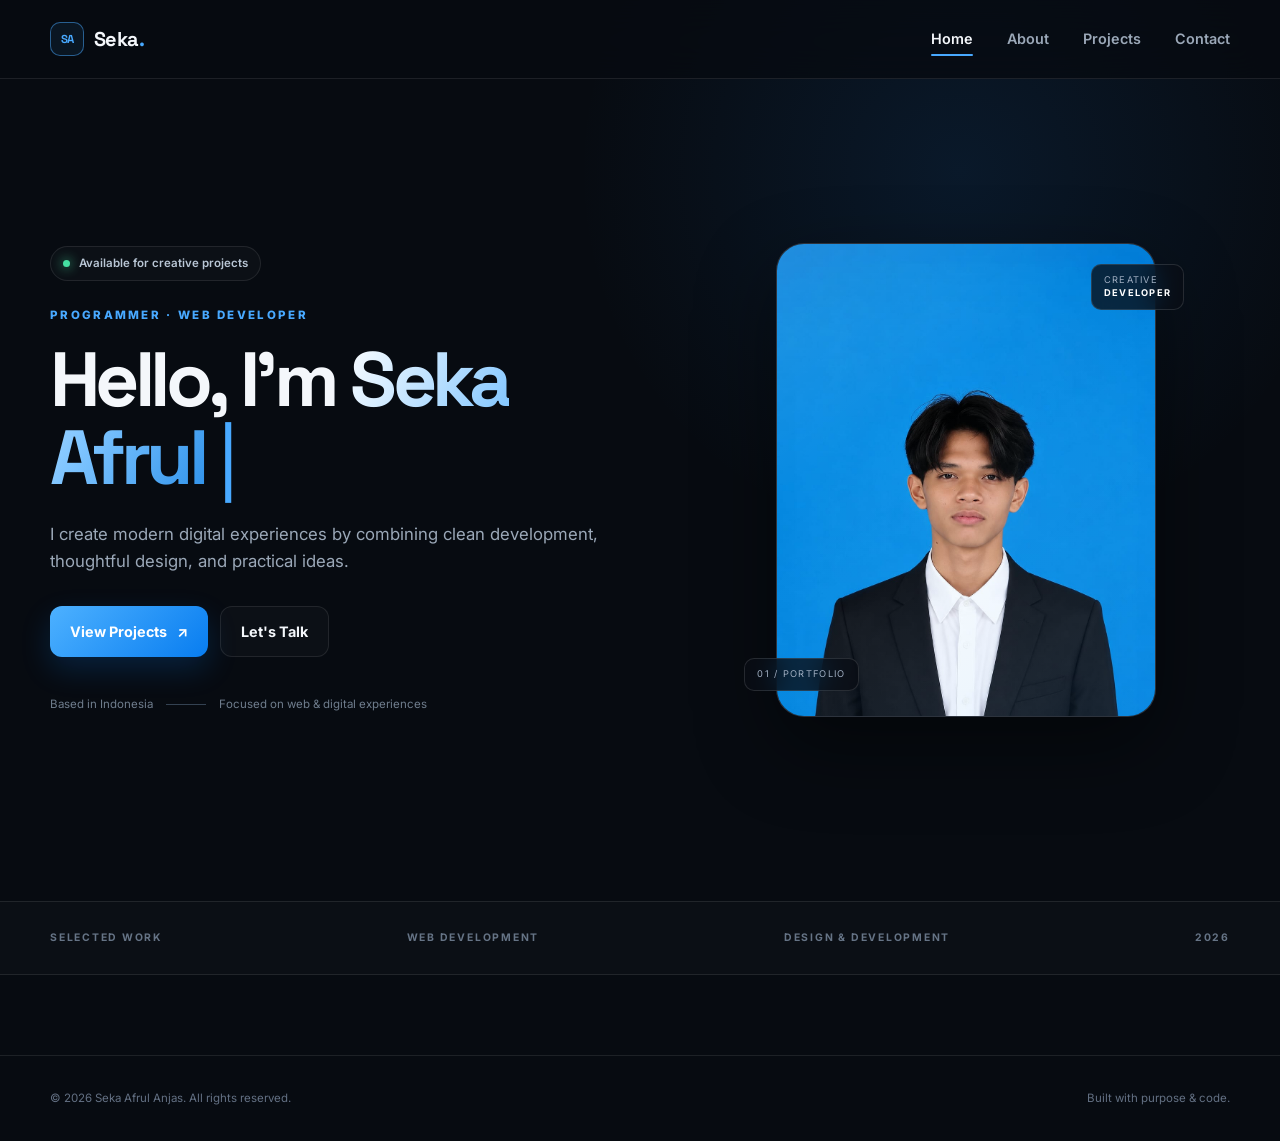
<file: index.html>
<!doctype html>
<html lang="en">
<head>
  <meta charset="UTF-8" />
  <meta name="viewport" content="width=device-width, initial-scale=1.0" />
  <meta name="description" content="Portfolio Seka Afrul Anjas — programmer and web developer." />
  <title>Seka Afrul Anjas — Portfolio</title>
  <link rel="preconnect" href="https://fonts.googleapis.com">
  <link rel="preconnect" href="https://fonts.gstatic.com" crossorigin>
  <link href="https://fonts.googleapis.com/css2?family=Inter:wght@400;500;600;700;800&family=Space+Grotesk:wght@500;600;700&display=swap" rel="stylesheet">
  <link rel="stylesheet" href="styles.css" />
</head>
<body>
  <div class="ambient ambient-one"></div>
  <div class="ambient ambient-two"></div>

  <header class="site-header">
    <nav class="nav container" aria-label="Main navigation">
      <a class="logo" href="index.html"><span>SA</span><strong>Seka<span>.</span></strong></a>
      <button class="menu-toggle" aria-label="Open navigation" aria-expanded="false"><span></span><span></span><span></span></button>
      <ul class="nav-links">
        <li><a href="index.html" class="active">Home</a></li>
        <li><a href="about.html">About</a></li>
        <li><a href="projects.html">Projects</a></li>
        <li><a href="contact.html">Contact</a></li>
      </ul>
    </nav>
  </header>

  <main>
    <section id="hero" class="hero container">
      <div class="hero-copy">
        <div class="eyebrow"><span class="status-dot"></span> Available for creative projects</div>
        <p class="kicker">PROGRAMMER · WEB DEVELOPER</p>
        <h1>Hello, I'm <span class="gradient-text"><span class="typing-text"></span></span><span class="cursor">|</span></h1>
        <p class="hero-description">I create modern digital experiences by combining clean development, thoughtful design, and practical ideas.</p>
        <div class="hero-actions">
          <a href="projects.html" class="btn btn-primary">View Projects <span>↗</span></a>
          <a href="contact.html" class="btn btn-ghost">Let's Talk</a>
        </div>
        <div class="hero-meta">
          <span>Based in Indonesia</span><span class="meta-line"></span><span>Focused on web & digital experiences</span>
        </div>
      </div>
      <div class="hero-visual">
        <div class="portrait-card">
          <div class="portrait-glow"></div>
          <div class="portrait-frame">
            <img src="Foto1.jpeg" alt="Portrait of Seka Afrul Anjas" class="profile-img" />
          </div>
          <div class="floating-tag tag-top">CREATIVE<br><b>DEVELOPER</b></div>
          <div class="floating-tag tag-bottom">01 / PORTFOLIO</div>
        </div>
      </div>
    </section>

    <section class="intro-strip">
      <div class="container strip-inner">
        <span>SELECTED WORK</span><span>WEB DEVELOPMENT</span><span>DESIGN & DEVELOPMENT</span><span>2026</span>
      </div>
    </section>
  </main>

  <footer class="footer"><div class="container footer-inner"><p>© 2026 Seka Afrul Anjas. All rights reserved.</p><span>Built with purpose & code.</span></div></footer>
  <script src="script.js"></script>
</body>
</html>
</file>
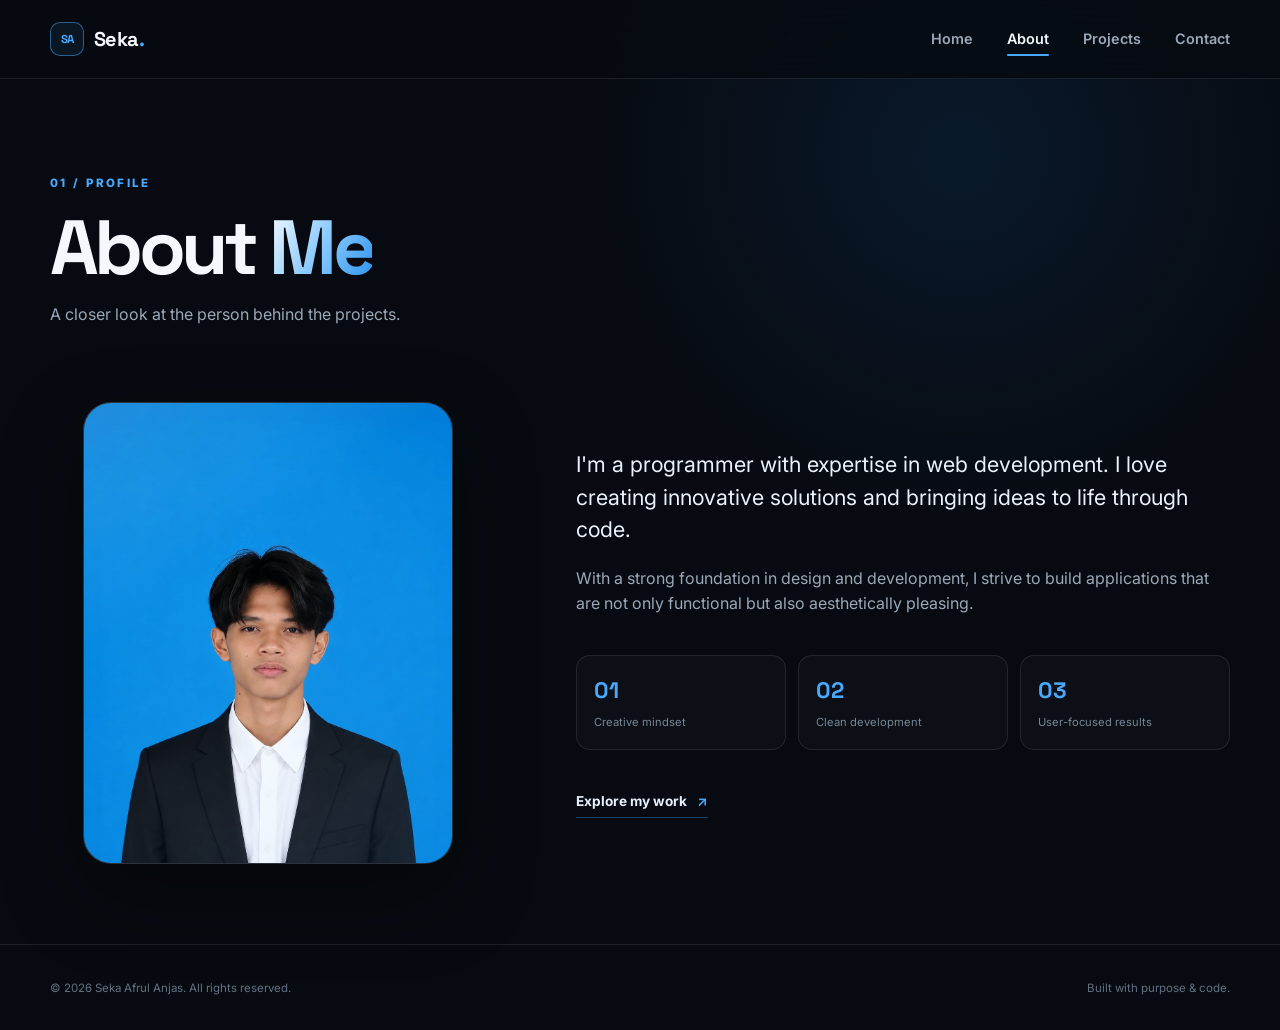
<file: about.html>
<!doctype html>
<html lang="en">
<head>
  <meta charset="UTF-8" />
  <meta name="viewport" content="width=device-width, initial-scale=1.0" />
  <meta name="description" content="About Seka Afrul Anjas." />
  <title>About — Seka Afrul Anjas</title>
  <link rel="preconnect" href="https://fonts.googleapis.com">
  <link rel="preconnect" href="https://fonts.gstatic.com" crossorigin>
  <link href="https://fonts.googleapis.com/css2?family=Inter:wght@400;500;600;700;800&family=Space+Grotesk:wght@500;600;700&display=swap" rel="stylesheet">
  <link rel="stylesheet" href="styles.css" />
</head>
<body>
  <div class="ambient ambient-one"></div><div class="ambient ambient-two"></div>
  <header class="site-header"><nav class="nav container" aria-label="Main navigation">
    <a class="logo" href="index.html"><span>SA</span><strong>Seka<span>.</span></strong></a>
    <button class="menu-toggle" aria-label="Open navigation" aria-expanded="false"><span></span><span></span><span></span></button>
    <ul class="nav-links"><li><a href="index.html">Home</a></li><li><a href="about.html" class="active">About</a></li><li><a href="projects.html">Projects</a></li><li><a href="contact.html">Contact</a></li></ul>
  </nav></header>

  <main class="page-main container">
    <section class="page-heading reveal"><p class="kicker">01 / PROFILE</p><h1>About <span class="gradient-text">Me</span></h1><p>A closer look at the person behind the projects.</p></section>
    <section class="about-layout">
      <div class="about-visual reveal"><div class="portrait-frame portrait-small"><img src="Foto1.jpeg" alt="Portrait of Seka Afrul Anjas" class="about-img" /></div></div>
      <div class="about-copy reveal">
        <p class="lead">I'm a programmer with expertise in web development. I love creating innovative solutions and bringing ideas to life through code.</p>
        <p>With a strong foundation in design and development, I strive to build applications that are not only functional but also aesthetically pleasing.</p>
        <div class="about-stats"><div><strong>01</strong><span>Creative mindset</span></div><div><strong>02</strong><span>Clean development</span></div><div><strong>03</strong><span>User-focused results</span></div></div>
        <a href="projects.html" class="text-link">Explore my work <span>↗</span></a>
      </div>
    </section>
  </main>
  <footer class="footer"><div class="container footer-inner"><p>© 2026 Seka Afrul Anjas. All rights reserved.</p><span>Built with purpose & code.</span></div></footer>
  <script src="script.js"></script>
</body>
</html>
</file>
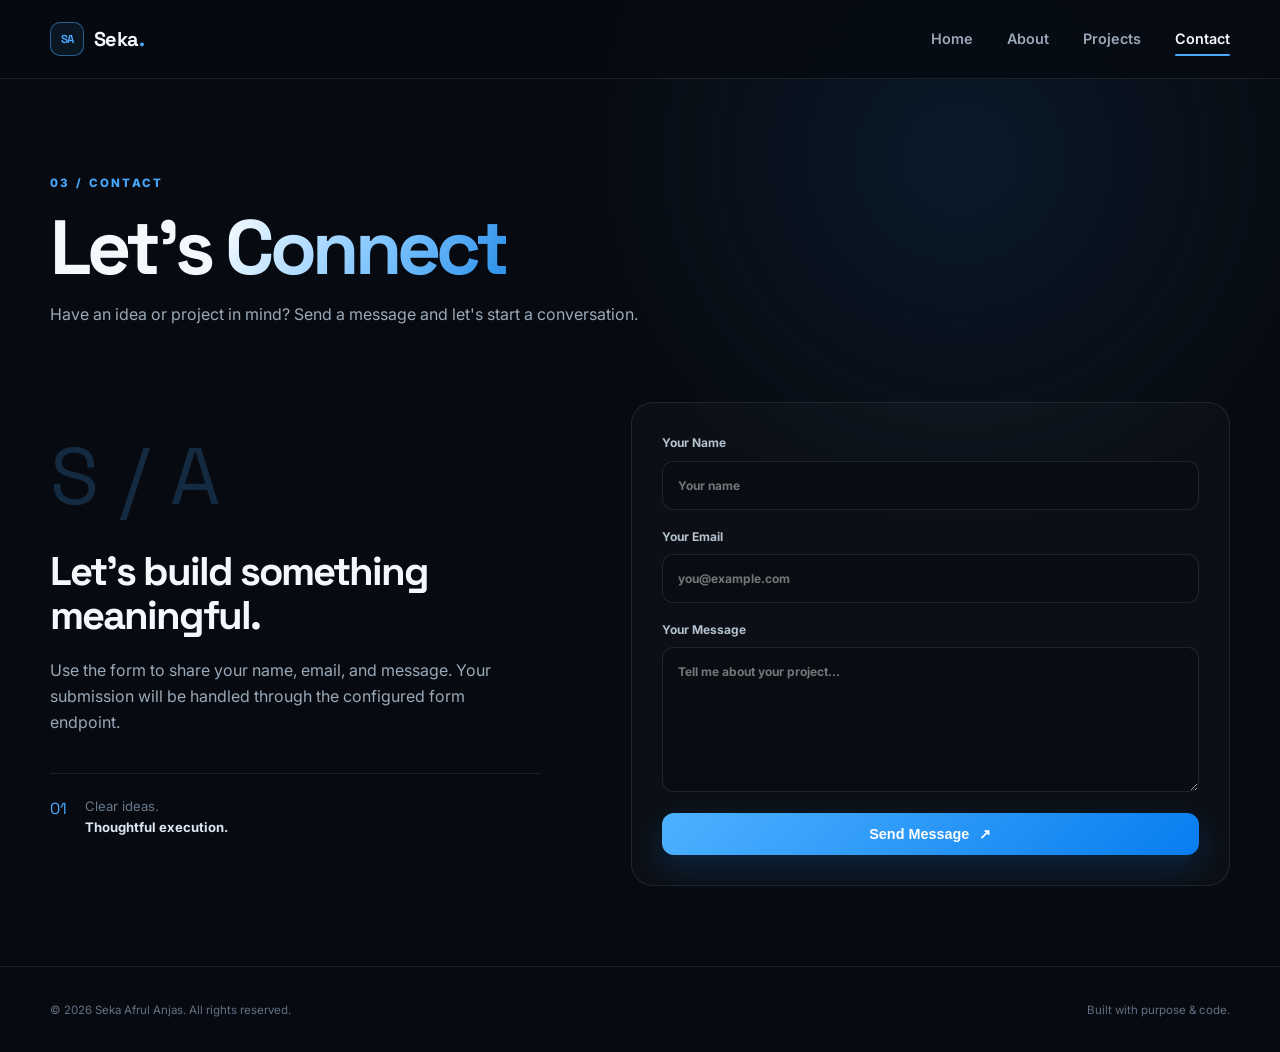
<file: contact.html>
<!doctype html>
<html lang="en">
<head><meta charset="UTF-8" /><meta name="viewport" content="width=device-width, initial-scale=1.0" /><meta name="description" content="Contact Seka Afrul Anjas." /><title>Contact — Seka Afrul Anjas</title>
<link rel="preconnect" href="https://fonts.googleapis.com"><link rel="preconnect" href="https://fonts.gstatic.com" crossorigin><link href="https://fonts.googleapis.com/css2?family=Inter:wght@400;500;600;700;800&family=Space+Grotesk:wght@500;600;700&display=swap" rel="stylesheet"><link rel="stylesheet" href="styles.css" /></head>
<body><div class="ambient ambient-one"></div><div class="ambient ambient-two"></div>
<header class="site-header"><nav class="nav container" aria-label="Main navigation"><a class="logo" href="index.html"><span>SA</span><strong>Seka<span>.</span></strong></a><button class="menu-toggle" aria-label="Open navigation" aria-expanded="false"><span></span><span></span><span></span></button><ul class="nav-links"><li><a href="index.html">Home</a></li><li><a href="about.html">About</a></li><li><a href="projects.html">Projects</a></li><li><a href="contact.html" class="active">Contact</a></li></ul></nav></header>
<main class="page-main container"><section class="page-heading reveal"><p class="kicker">03 / CONTACT</p><h1>Let's <span class="gradient-text">Connect</span></h1><p>Have an idea or project in mind? Send a message and let's start a conversation.</p></section>
<section class="contact-layout"><div class="contact-copy reveal"><span class="contact-index">S / A</span><h2>Let's build something meaningful.</h2><p>Use the form to share your name, email, and message. Your submission will be handled through the configured form endpoint.</p><div class="contact-note"><span>01</span><p>Clear ideas.<br><strong>Thoughtful execution.</strong></p></div></div>
<form class="contact-form reveal"><label>Your Name<input type="text" name="name" placeholder="Your name" autocomplete="name" required /></label><label>Your Email<input type="email" name="email" placeholder="you@example.com" autocomplete="email" required /></label><label>Your Message<textarea name="message" placeholder="Tell me about your project..." rows="6" required></textarea></label><button type="submit" class="btn btn-primary">Send Message <span>↗</span></button></form></section></main>
<footer class="footer"><div class="container footer-inner"><p>© 2026 Seka Afrul Anjas. All rights reserved.</p><span>Built with purpose & code.</span></div></footer><script src="script.js"></script></body></html>
</file>
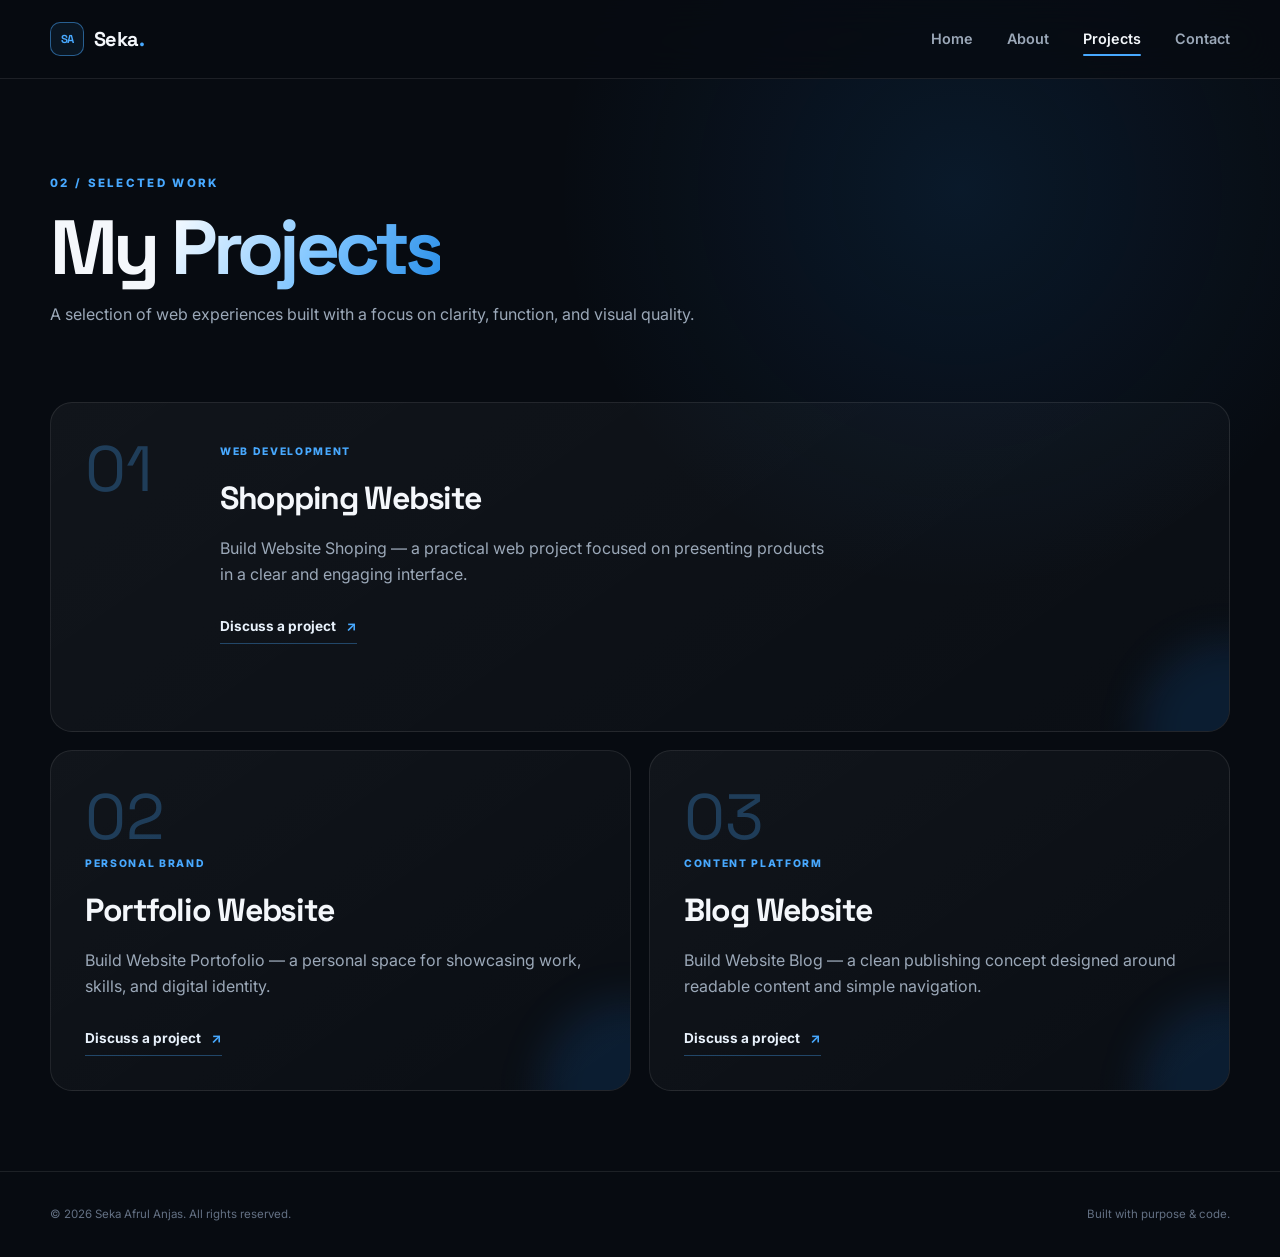
<file: projects.html>
<!doctype html>
<html lang="en">
<head>
  <meta charset="UTF-8" /><meta name="viewport" content="width=device-width, initial-scale=1.0" />
  <meta name="description" content="Selected projects by Seka Afrul Anjas." />
  <title>Projects — Seka Afrul Anjas</title>
  <link rel="preconnect" href="https://fonts.googleapis.com"><link rel="preconnect" href="https://fonts.gstatic.com" crossorigin>
  <link href="https://fonts.googleapis.com/css2?family=Inter:wght@400;500;600;700;800&family=Space+Grotesk:wght@500;600;700&display=swap" rel="stylesheet"><link rel="stylesheet" href="styles.css" />
</head>
<body><div class="ambient ambient-one"></div><div class="ambient ambient-two"></div>
<header class="site-header"><nav class="nav container" aria-label="Main navigation"><a class="logo" href="index.html"><span>SA</span><strong>Seka<span>.</span></strong></a><button class="menu-toggle" aria-label="Open navigation" aria-expanded="false"><span></span><span></span><span></span></button><ul class="nav-links"><li><a href="index.html">Home</a></li><li><a href="about.html">About</a></li><li><a href="projects.html" class="active">Projects</a></li><li><a href="contact.html">Contact</a></li></ul></nav></header>
<main class="page-main container"><section class="page-heading reveal"><p class="kicker">02 / SELECTED WORK</p><h1>My <span class="gradient-text">Projects</span></h1><p>A selection of web experiences built with a focus on clarity, function, and visual quality.</p></section>
<section class="project-grid"><article class="project project-feature reveal"><div class="project-number">01</div><div><span class="project-label">WEB DEVELOPMENT</span><h2>Shopping Website</h2><p>Build Website Shoping — a practical web project focused on presenting products in a clear and engaging interface.</p><a href="contact.html" class="text-link">Discuss a project <span>↗</span></a></div></article>
<article class="project reveal"><div class="project-number">02</div><span class="project-label">PERSONAL BRAND</span><h2>Portfolio Website</h2><p>Build Website Portofolio — a personal space for showcasing work, skills, and digital identity.</p><a href="contact.html" class="text-link">Discuss a project <span>↗</span></a></article>
<article class="project reveal"><div class="project-number">03</div><span class="project-label">CONTENT PLATFORM</span><h2>Blog Website</h2><p>Build Website Blog — a clean publishing concept designed around readable content and simple navigation.</p><a href="contact.html" class="text-link">Discuss a project <span>↗</span></a></article></section></main>
<footer class="footer"><div class="container footer-inner"><p>© 2026 Seka Afrul Anjas. All rights reserved.</p><span>Built with purpose & code.</span></div></footer><script src="script.js"></script></body></html>
</file>
<file: styles.css>
:root{--bg:#070b11;--surface:#0d131c;--surface-2:#111a25;--text:#f4f7fb;--muted:#9ba8b8;--line:rgba(255,255,255,.09);--blue:#48a9ff;--blue-2:#087df0;--max:1180px;--ease:cubic-bezier(.2,.8,.2,1)}
*{box-sizing:border-box;margin:0;padding:0}html{background:var(--bg);scroll-behavior:smooth}body{min-height:100vh;background:radial-gradient(circle at 75% 15%,rgba(28,119,211,.13),transparent 28%),var(--bg);color:var(--text);font-family:Inter,"Segoe UI",sans-serif;line-height:1.6;overflow-x:hidden}.ambient{position:fixed;pointer-events:none;filter:blur(80px);opacity:.35;border-radius:50%;z-index:-1}.ambient-one{width:260px;height:260px;background:#0c83ff;top:15%;right:-100px}.ambient-two{width:220px;height:220px;background:#173b6b;bottom:10%;left:-100px}.container{width:min(var(--max),calc(100% - 48px));margin-inline:auto}.site-header{position:sticky;top:0;z-index:1000;background:rgba(7,11,17,.78);border-bottom:1px solid var(--line);backdrop-filter:blur(18px)}.nav{height:78px;display:flex;align-items:center;justify-content:space-between}.logo{display:flex;align-items:center;gap:10px;color:var(--text);text-decoration:none;font-family:"Space Grotesk",sans-serif;font-size:1.25rem;letter-spacing:-.03em}.logo>span{width:34px;height:34px;border:1px solid rgba(72,169,255,.5);border-radius:10px;display:grid;place-items:center;color:var(--blue);font-size:.72rem;font-weight:800;background:rgba(72,169,255,.08)}.logo strong span{color:var(--blue)}.nav-links{display:flex;list-style:none;gap:34px}.nav-links a{position:relative;color:var(--muted);text-decoration:none;font-size:.9rem;font-weight:600;transition:.25s}.nav-links a:hover,.nav-links a.active{color:var(--text)}.nav-links a.active:after{content:"";position:absolute;left:0;right:0;bottom:-9px;height:2px;background:var(--blue);border-radius:99px}.menu-toggle{display:none;background:none;border:0;color:white;width:40px}.menu-toggle span{display:block;height:2px;background:#fff;margin:5px 0;border-radius:4px}.hero{min-height:calc(100vh - 78px);display:grid;grid-template-columns:1.05fr .95fr;align-items:center;gap:70px;padding-top:50px;padding-bottom:70px}.eyebrow{display:inline-flex;align-items:center;gap:9px;padding:7px 12px;border:1px solid var(--line);border-radius:999px;color:#b9c6d5;background:rgba(255,255,255,.025);font-size:.72rem;font-weight:600;margin-bottom:25px}.status-dot{width:7px;height:7px;border-radius:50%;background:#45e0a2;box-shadow:0 0 12px #45e0a2}.kicker{color:var(--blue);font-size:.72rem;letter-spacing:.2em;font-weight:800;margin-bottom:16px}.hero h1,.page-heading h1{font-family:"Space Grotesk",sans-serif;font-size:clamp(3.2rem,6vw,5.7rem);line-height:1.02;letter-spacing:-.06em;margin-bottom:24px}.gradient-text{background:linear-gradient(120deg,#fff 0%,#7fc5ff 55%,#258ce8 100%);-webkit-background-clip:text;background-clip:text;color:transparent}.cursor{color:var(--blue);font-weight:400;animation:blink 1s step-end infinite}.hero-description{max-width:620px;color:var(--muted);font-size:1.05rem}.hero-actions{display:flex;gap:12px;margin-top:32px}.btn{display:inline-flex;align-items:center;justify-content:center;gap:10px;border:0;text-decoration:none;cursor:pointer;padding:13px 20px;border-radius:12px;font-weight:700;font-size:.9rem;transition:transform .25s var(--ease),box-shadow .25s,background .25s}.btn-primary{background:linear-gradient(135deg,#4db1ff,#087df0);color:white;box-shadow:0 12px 30px rgba(8,125,240,.2)}.btn-primary:hover{transform:translateY(-3px);box-shadow:0 16px 34px rgba(8,125,240,.32)}.btn-ghost{border:1px solid var(--line);color:var(--text);background:rgba(255,255,255,.025)}.btn-ghost:hover{background:rgba(255,255,255,.06);transform:translateY(-3px)}.hero-meta{display:flex;align-items:center;gap:13px;margin-top:38px;color:#6f7d8d;font-size:.72rem}.meta-line{width:40px;height:1px;background:#344252}.hero-visual{display:flex;justify-content:center}.portrait-card{position:relative;width:min(420px,100%);padding:20px}.portrait-frame{position:relative;overflow:hidden;border-radius:28px;border:1px solid rgba(255,255,255,.12);background:#101722;box-shadow:0 30px 80px rgba(0,0,0,.45)}.portrait-frame:before{content:"";position:absolute;inset:0;background:linear-gradient(145deg,rgba(255,255,255,.13),transparent 35%,rgba(72,169,255,.12));z-index:1;pointer-events:none}.profile-img{display:block;width:100%;aspect-ratio:4/5;object-fit:cover;object-position:center top}.portrait-glow{position:absolute;inset:15% 10% 5%;background:rgba(31,132,240,.3);filter:blur(55px);z-index:-1}.floating-tag{position:absolute;z-index:3;padding:9px 12px;border:1px solid rgba(255,255,255,.12);background:rgba(9,14,21,.78);backdrop-filter:blur(14px);border-radius:10px;color:#9fadc0;font-size:.58rem;letter-spacing:.14em;line-height:1.4}.floating-tag b{color:#fff}.tag-top{top:8%;right:-8px}.tag-bottom{bottom:9%;left:-12px}.intro-strip{border-block:1px solid var(--line);background:rgba(255,255,255,.015)}.strip-inner{min-height:72px;display:flex;align-items:center;justify-content:space-between;gap:25px;color:#667486;font-size:.65rem;letter-spacing:.17em;font-weight:700}.footer{border-top:1px solid var(--line);margin-top:80px}.footer-inner{min-height:85px;display:flex;align-items:center;justify-content:space-between;color:#637083;font-size:.72rem}.page-main{padding-top:95px;min-height:calc(100vh - 163px)}.page-heading{max-width:760px;margin-bottom:75px}.page-heading h1{font-size:clamp(3rem,6vw,5rem);margin-bottom:15px}.page-heading>p:last-child{color:var(--muted);font-size:1rem}.about-layout{display:grid;grid-template-columns:.8fr 1.2fr;gap:90px;align-items:center}.portrait-small{max-width:370px;margin:auto}.about-img{display:block;width:100%;aspect-ratio:4/5;object-fit:cover;object-position:center top}.about-copy{max-width:680px}.about-copy p{color:var(--muted);margin-bottom:20px}.about-copy .lead{font-size:1.35rem;line-height:1.5;color:#eaf1f8}.about-stats{display:grid;grid-template-columns:repeat(3,1fr);gap:12px;margin:38px 0}.about-stats div{padding:17px;border:1px solid var(--line);border-radius:14px;background:rgba(255,255,255,.025)}.about-stats strong{display:block;color:var(--blue);font-family:"Space Grotesk";font-size:1.4rem}.about-stats span{display:block;color:#778597;font-size:.7rem;margin-top:5px}.text-link{display:inline-flex;gap:10px;color:#e8f1fb;text-decoration:none;font-size:.85rem;font-weight:700;border-bottom:1px solid rgba(72,169,255,.35);padding-bottom:5px}.text-link span{color:var(--blue);transition:.2s}.text-link:hover span{transform:translate(3px,-3px)}.project-grid{display:grid;grid-template-columns:repeat(2,1fr);gap:18px}.project{position:relative;padding:34px;border:1px solid var(--line);border-radius:22px;background:linear-gradient(145deg,rgba(255,255,255,.045),rgba(255,255,255,.015));min-height:310px;overflow:hidden;transition:.35s var(--ease)}.project:before{content:"";position:absolute;width:180px;height:180px;right:-90px;bottom:-90px;border-radius:50%;background:rgba(25,133,241,.13);filter:blur(20px)}.project:hover{transform:translateY(-7px);border-color:rgba(72,169,255,.35);box-shadow:0 22px 50px rgba(0,0,0,.24)}.project-feature{grid-column:span 2;display:grid;grid-template-columns:110px 1fr;gap:25px;min-height:330px}.project-number{font-family:"Space Grotesk";font-size:4rem;color:rgba(72,169,255,.28);line-height:1}.project-label{font-size:.65rem;letter-spacing:.16em;color:var(--blue);font-weight:800}.project h2{font-family:"Space Grotesk";font-size:2rem;letter-spacing:-.04em;margin:10px 0 12px}.project p{color:var(--muted);max-width:620px;margin-bottom:26px}.contact-layout{display:grid;grid-template-columns:.9fr 1.1fr;gap:90px;align-items:start}.contact-copy{padding-top:10px}.contact-index{font-family:"Space Grotesk";font-size:5rem;color:rgba(72,169,255,.2)}.contact-copy h2{font-family:"Space Grotesk";font-size:2.5rem;line-height:1.1;letter-spacing:-.05em;margin:10px 0 20px}.contact-copy>p{color:var(--muted);max-width:480px}.contact-note{display:flex;gap:18px;margin-top:38px;padding-top:22px;border-top:1px solid var(--line)}.contact-note span{color:var(--blue);font-family:"Space Grotesk"}.contact-note p{color:#68778a;font-size:.82rem}.contact-note strong{color:#dce7f3}.contact-form{padding:30px;border:1px solid var(--line);border-radius:22px;background:rgba(255,255,255,.025)}.contact-form label{display:block;color:#b5c1cf;font-size:.75rem;font-weight:700;margin-bottom:17px}.contact-form input,.contact-form textarea{display:block;width:100%;margin-top:8px;padding:14px 15px;background:#080d14;border:1px solid var(--line);border-radius:11px;color:#fff;font:inherit;outline:none;resize:vertical;transition:.25s}.contact-form input:focus,.contact-form textarea:focus{border-color:rgba(72,169,255,.7);box-shadow:0 0 0 3px rgba(72,169,255,.08)}.contact-form .btn{width:100%;margin-top:4px}.toast-notification{position:fixed;right:24px;bottom:24px;z-index:2000;padding:14px 18px;border:1px solid rgba(72,169,255,.35);border-radius:12px;background:#0d1621;color:#eef7ff;box-shadow:0 18px 45px rgba(0,0,0,.35);transform:translateY(20px);opacity:0;transition:.3s}.toast-notification.show{transform:none;opacity:1}.reveal{opacity:0;transform:translateY(25px);transition:opacity .7s var(--ease),transform .7s var(--ease)}.reveal.active{opacity:1;transform:none}@keyframes blink{50%{opacity:0}}@media(max-width:850px){.container{width:min(var(--max),calc(100% - 34px))}.nav-links{position:absolute;top:78px;left:17px;right:17px;display:none;flex-direction:column;gap:0;padding:10px;border:1px solid var(--line);border-radius:16px;background:rgba(9,14,21,.97);box-shadow:0 20px 50px rgba(0,0,0,.35)}.nav-links.open{display:flex}.nav-links li a{display:block;padding:13px 15px}.nav-links a.active:after{display:none}.menu-toggle{display:block}.hero{grid-template-columns:1fr;gap:50px;text-align:left;padding-top:70px}.hero-visual{order:-1;max-width:390px;margin:auto}.hero h1{font-size:clamp(3rem,12vw,4.8rem)}.hero-description{font-size:.95rem}.hero-meta{flex-wrap:wrap}.strip-inner{overflow:hidden;justify-content:flex-start;white-space:nowrap}.strip-inner span:nth-child(2){display:none}.about-layout,.contact-layout{grid-template-columns:1fr;gap:45px}.about-copy{max-width:none}.portrait-small{max-width:330px;margin:0}.project-grid{grid-template-columns:1fr}.project-feature{grid-column:span 1;display:block}.project-number{margin-bottom:30px}.footer-inner{flex-direction:column;justify-content:center;gap:5px}.page-main{padding-top:65px}.page-heading{margin-bottom:50px}}@media(max-width:520px){.hero{min-height:auto;padding-bottom:55px}.portrait-card{padding:10px}.floating-tag{font-size:.5rem}.hero-actions{flex-direction:column;align-items:stretch}.btn{width:100%}.about-stats{grid-template-columns:1fr}.project{padding:25px}.contact-form{padding:22px}.contact-copy h2{font-size:2rem}.contact-index{font-size:4rem}.footer{margin-top:55px}}
</file>
